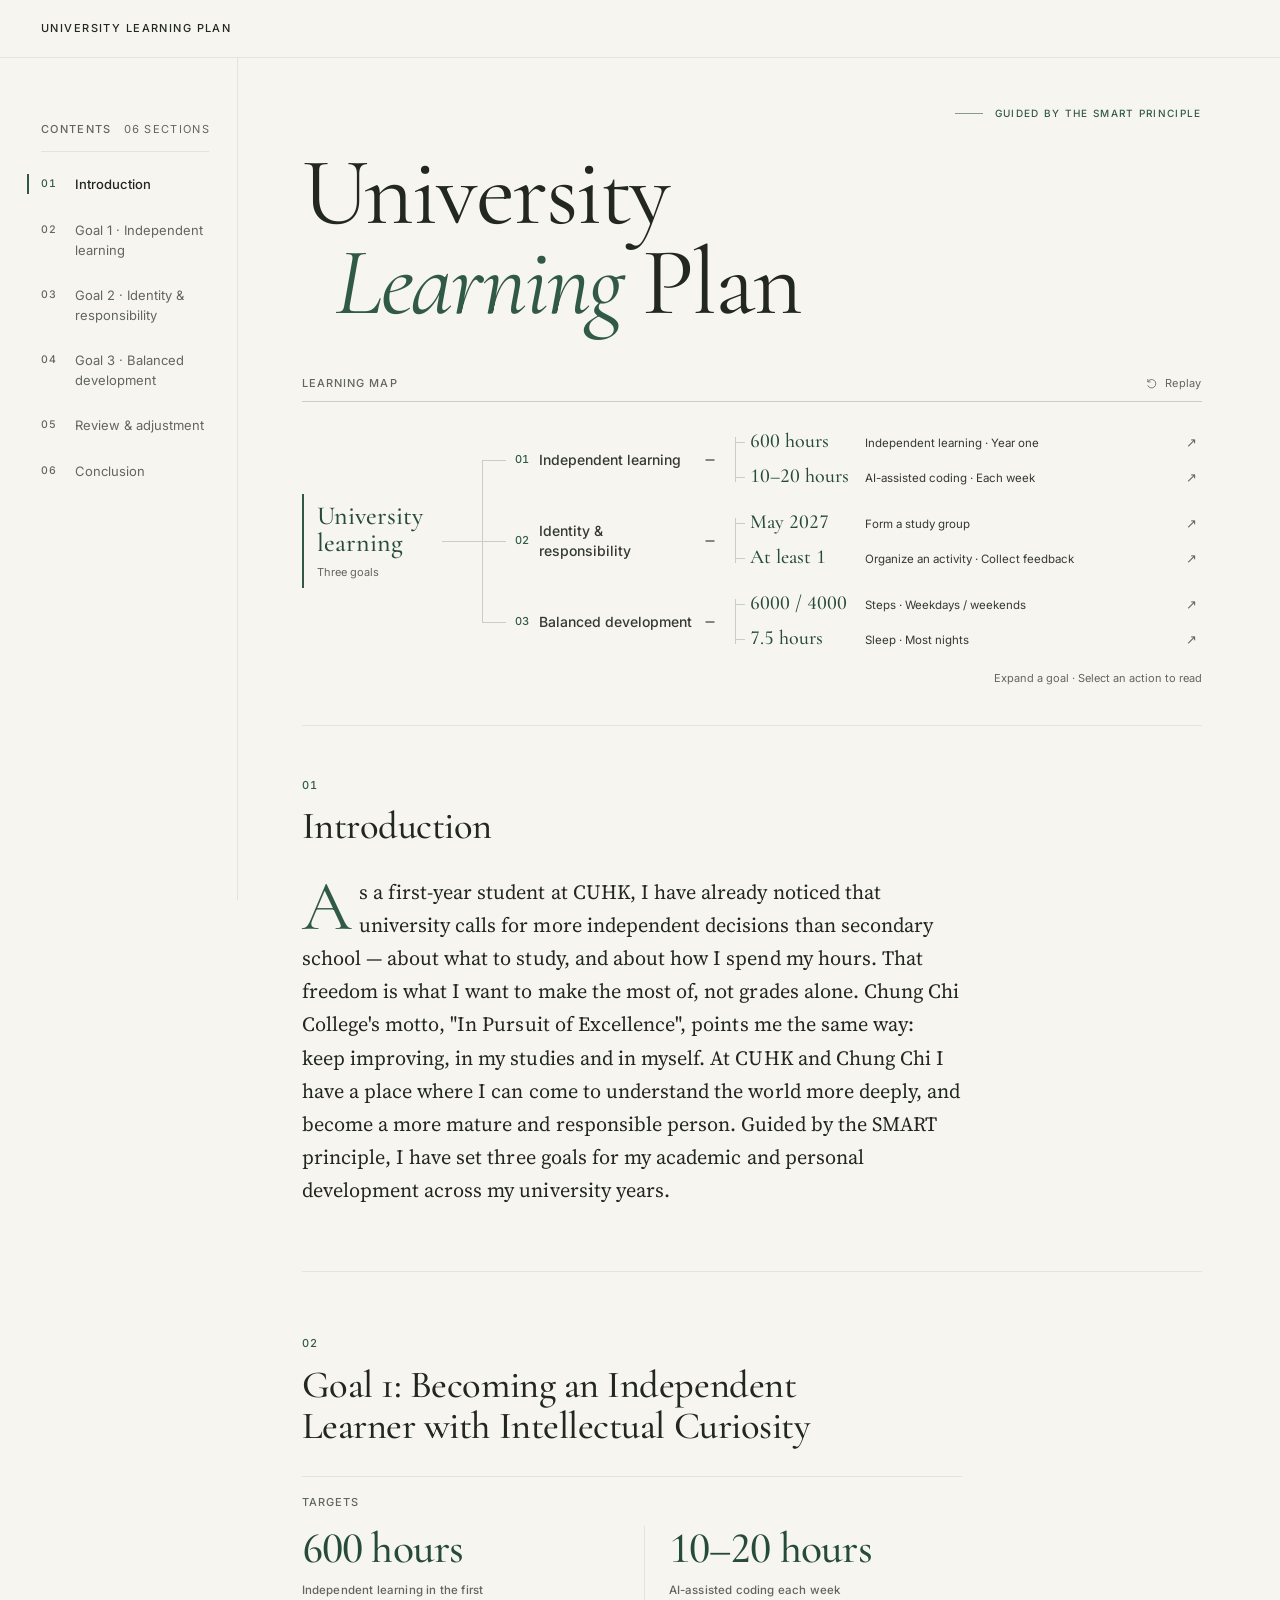
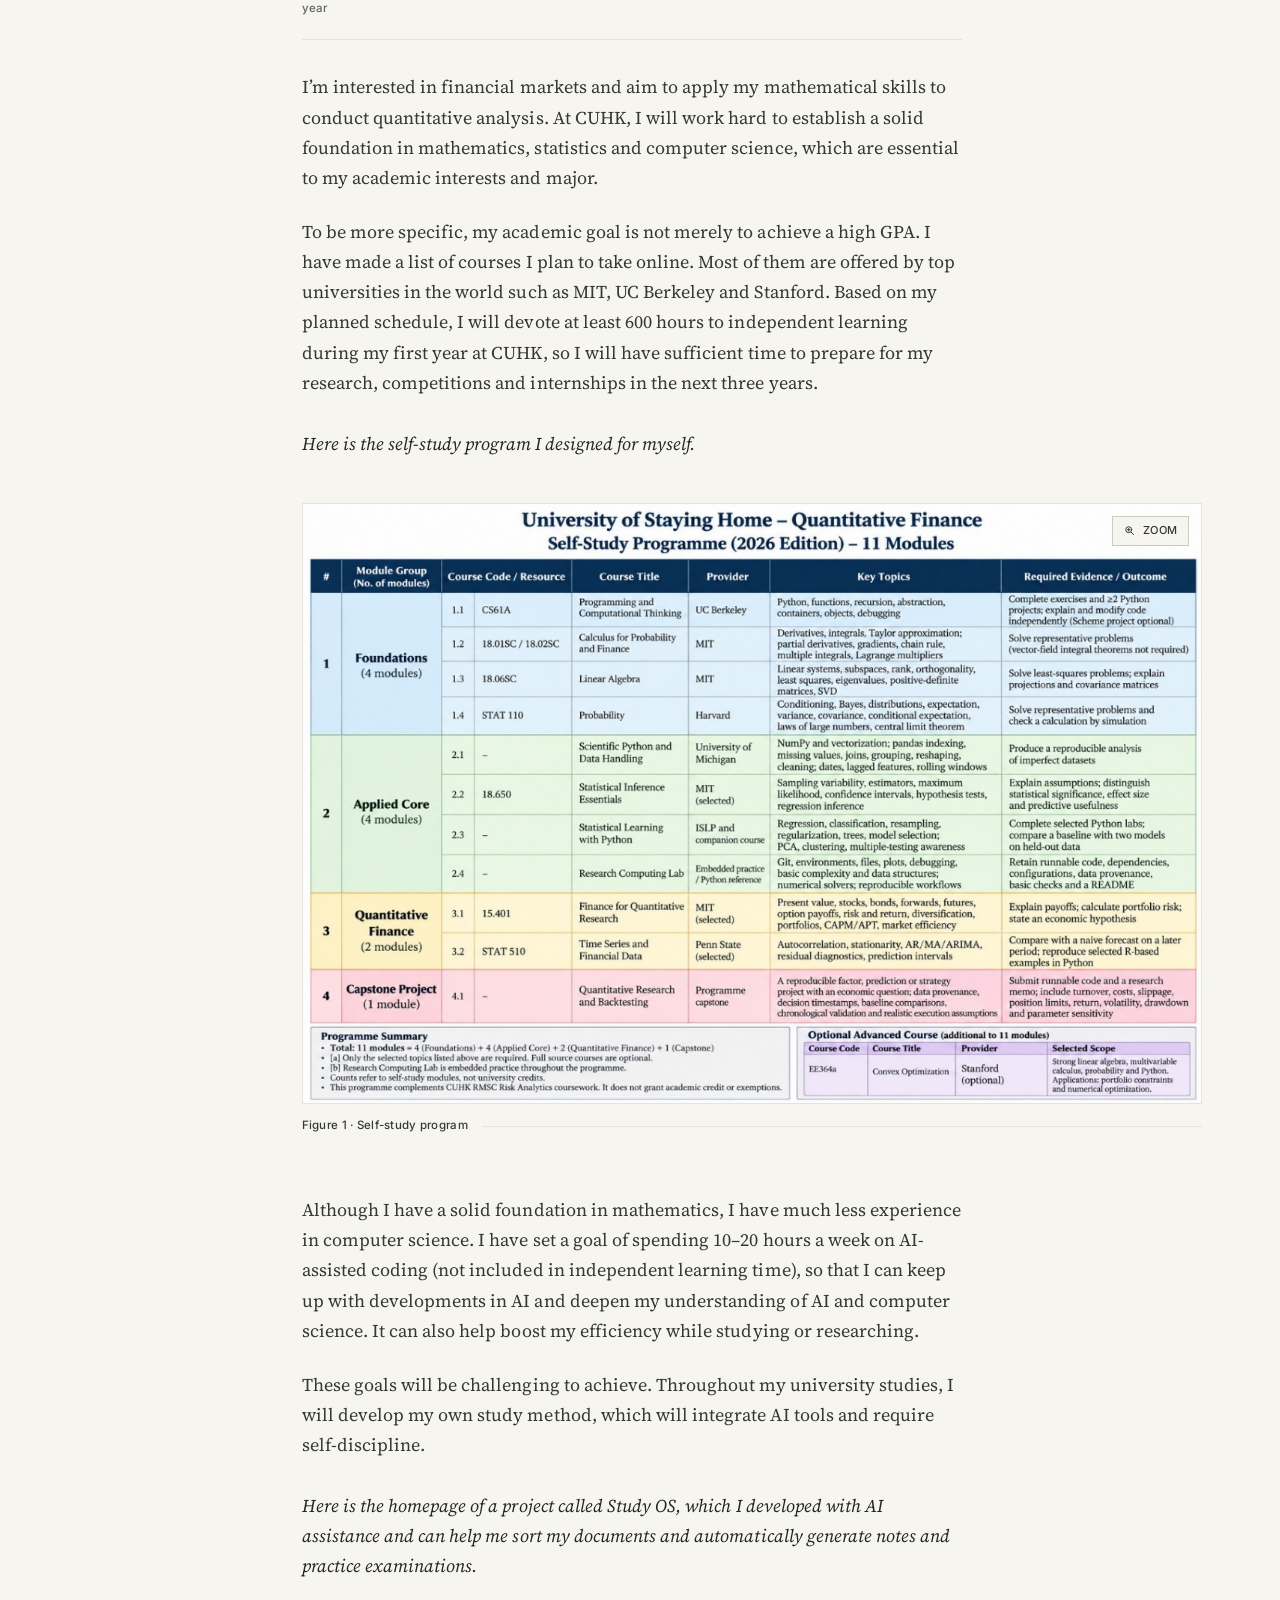
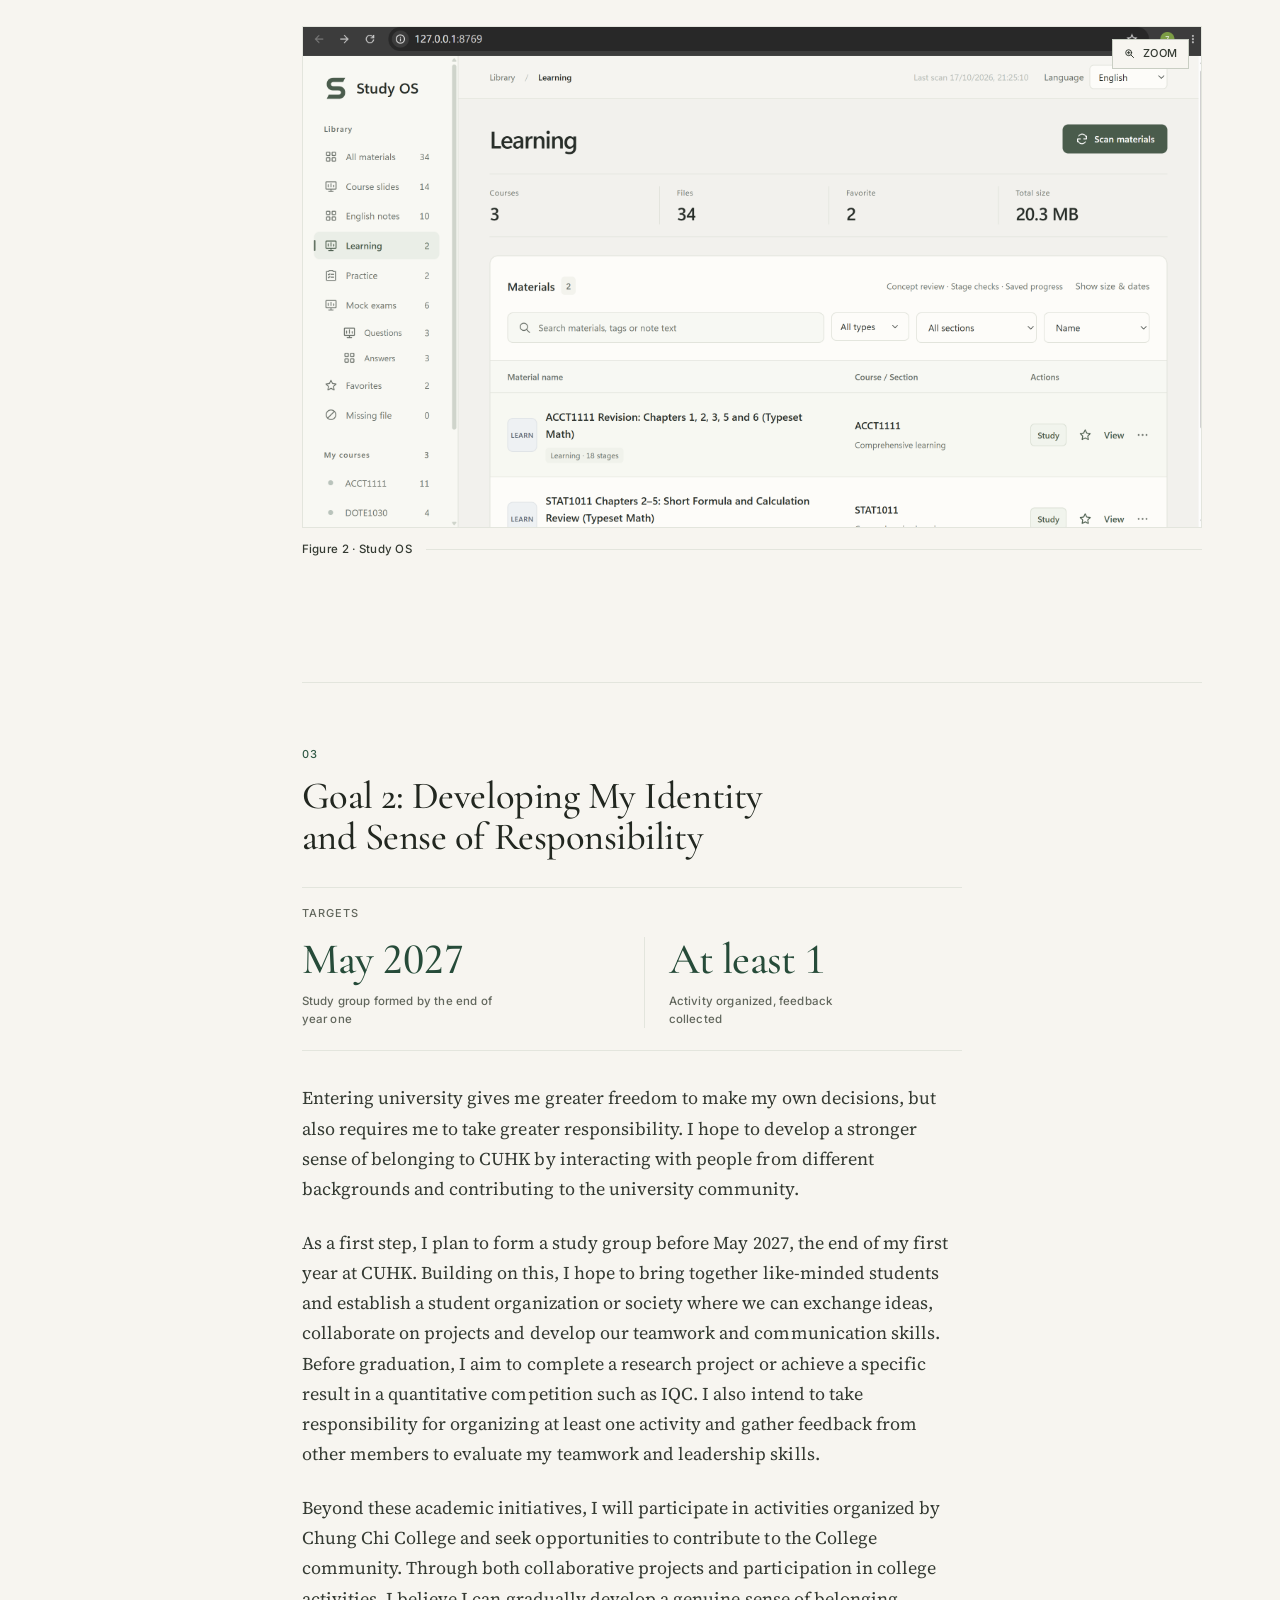
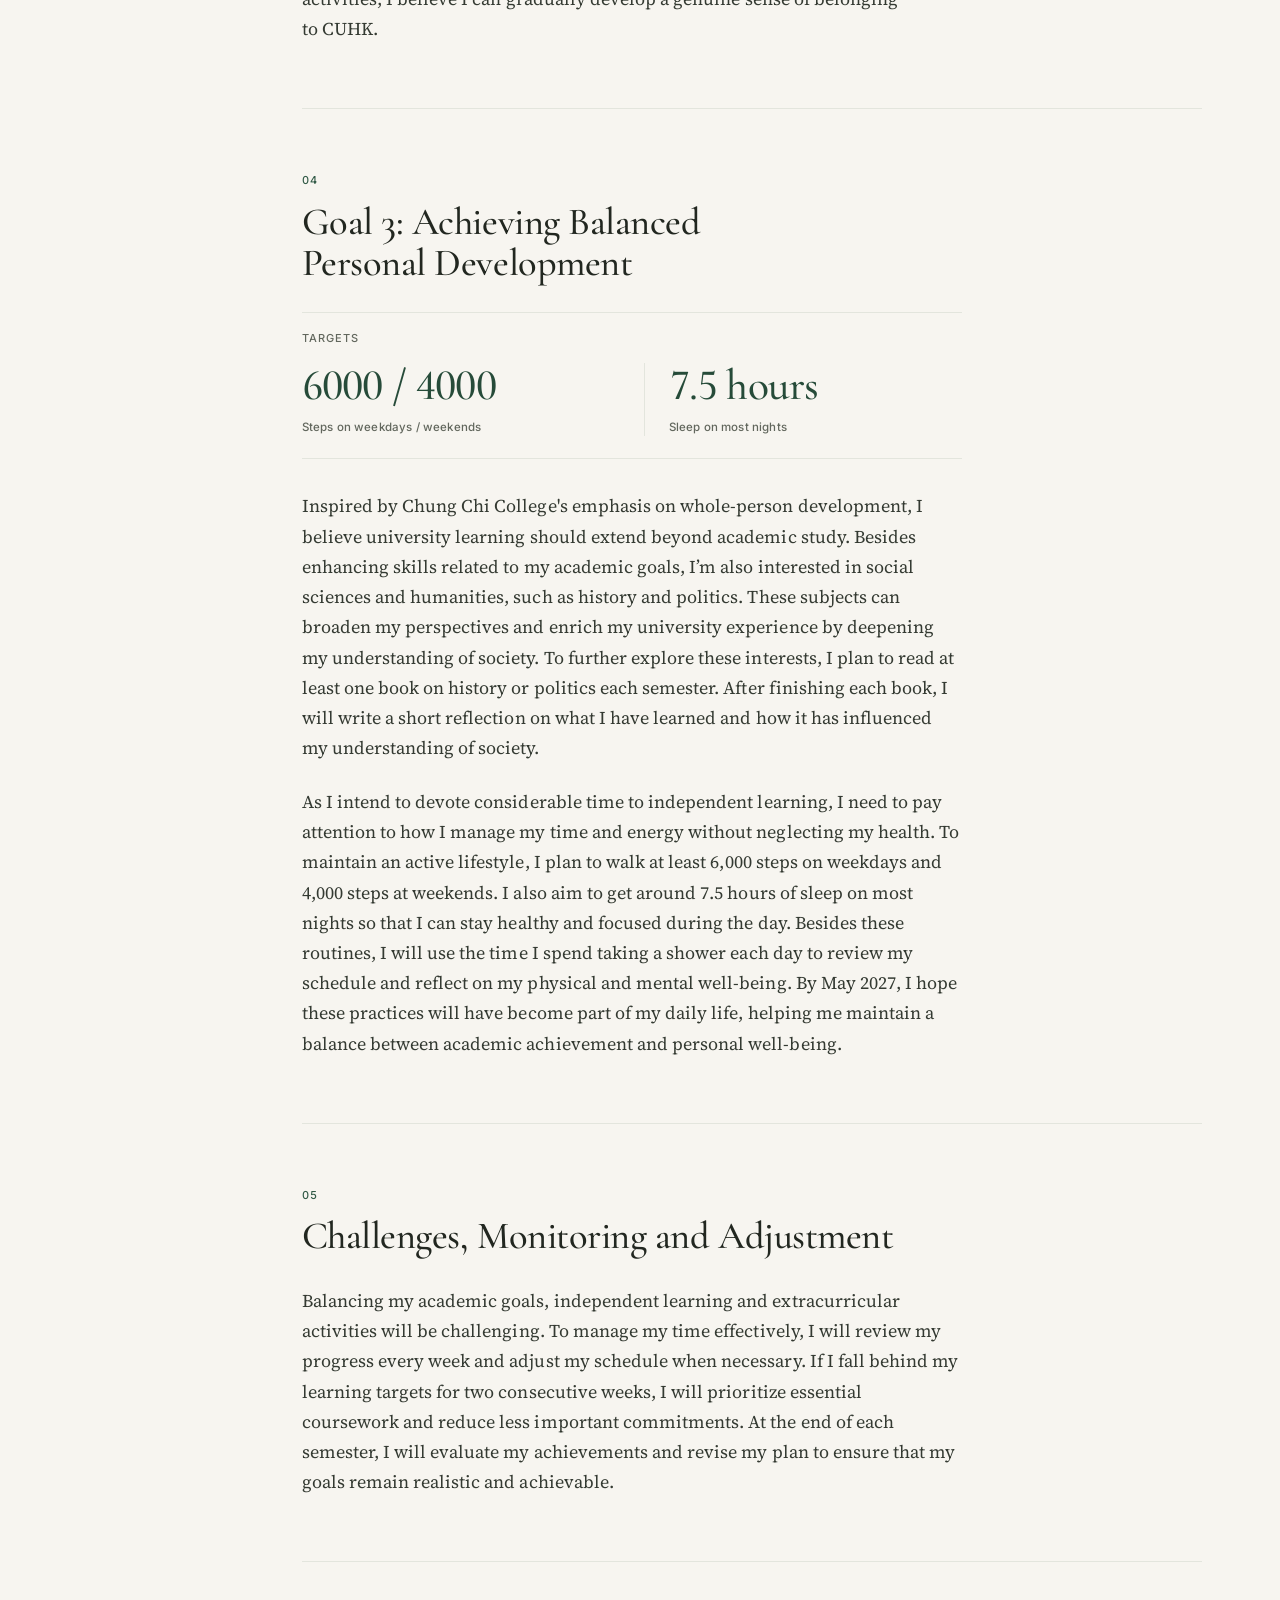
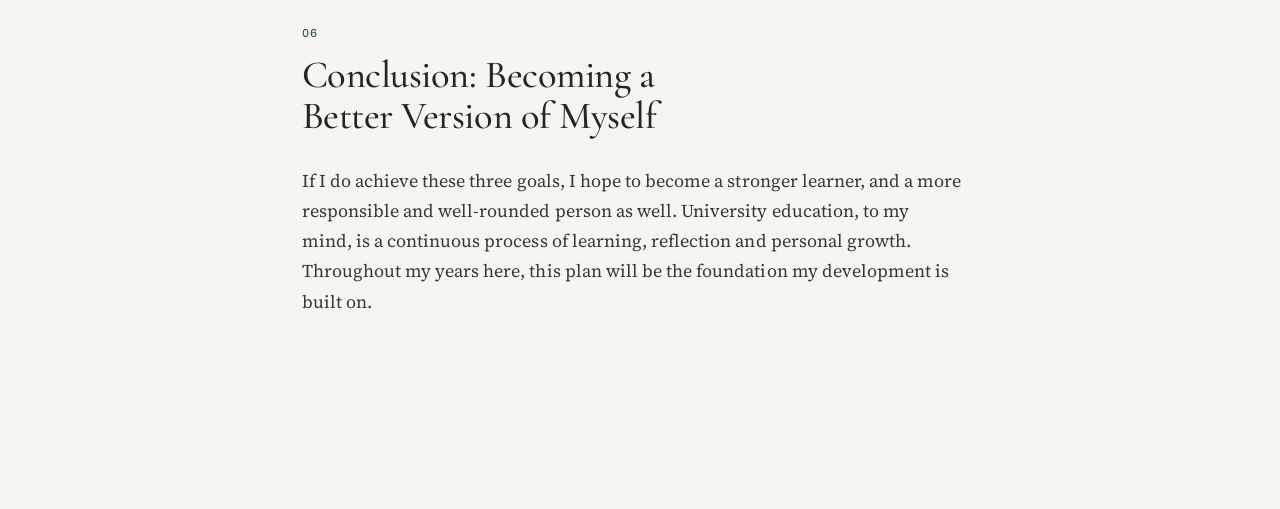
<file: index.html>
<!doctype html>
<html lang="en">
<head>
  <meta charset="utf-8">
  <meta name="viewport" content="width=device-width, initial-scale=1">
  <title>University Learning Plan — Interactive Edition</title>
  <meta name="description" content="An interactive reading of a first-year CUHK university learning plan, guided by the SMART principle.">
  <link rel="icon" href="assets/favicon.svg" type="image/svg+xml">
  <script>
    // File URLs cannot use font preloads (CORS), but the fonts still load via CSS.
    if (location.protocol !== "file:") {
      [
        "assets/fonts/cormorant-garamond-normal.woff2",
        "assets/fonts/cormorant-garamond-italic.woff2",
        "assets/fonts/source-serif-4-normal.woff2",
        "assets/fonts/inter-normal.woff2"
      ].forEach((href) => {
        const preload = document.createElement("link");
        preload.rel = "preload";
        preload.as = "font";
        preload.type = "font/woff2";
        preload.href = href;
        preload.crossOrigin = "anonymous";
        document.head.append(preload);
      });
    }
  </script>
  <link rel="stylesheet" href="assets/styles.css">
  <link rel="stylesheet" href="assets/mindmap.css">
  <script src="assets/app.js" defer></script>
</head>
<body>
  <a class="skip-link" href="#article">Skip to the plan</a>

  <header class="site-header">
    <button class="icon-btn nav-toggle" id="navToggle" type="button" aria-label="Open contents" aria-expanded="false" aria-controls="sidebar">
      <svg viewBox="0 0 24 24" fill="none" stroke="currentColor" stroke-width="1.6" stroke-linecap="round" aria-hidden="true">
        <path d="M4 7h16M4 12h16M4 17h16"/>
      </svg>
    </button>

    <a class="brand" href="#top" aria-label="University Learning Plan, back to top">
      <span class="brand-text">University Learning Plan</span>
    </a>
  </header>

  <div class="nav-scrim" id="navScrim" aria-hidden="true"></div>

  <div class="layout">
    <aside class="sidebar" id="sidebar" aria-label="Contents">
      <div class="sidebar-head">
        <p class="eyebrow">Contents</p>
        <span class="sidebar-count">06 sections</span>
      </div>

      <button class="icon-btn sidebar-close" id="navClose" type="button" aria-label="Close contents">
        <svg viewBox="0 0 24 24" fill="none" stroke="currentColor" stroke-width="1.8" stroke-linecap="round" aria-hidden="true"><path d="m6 6 12 12M18 6 6 18"/></svg>
      </button>

      <nav aria-label="Sections">
        <ol class="nav">
          <li><a href="#introduction"><span class="i">01</span><span>Introduction</span></a></li>
          <li><a href="#goal-1"><span class="i">02</span><span>Goal 1 · Independent learning</span></a></li>
          <li><a href="#goal-2"><span class="i">03</span><span>Goal 2 · Identity &amp; responsibility</span></a></li>
          <li><a href="#goal-3"><span class="i">04</span><span>Goal 3 · Balanced development</span></a></li>
          <li><a href="#challenges"><span class="i">05</span><span>Review &amp; adjustment</span></a></li>
          <li><a href="#conclusion"><span class="i">06</span><span>Conclusion</span></a></li>
        </ol>
      </nav>
    </aside>

    <main class="main">
      <article class="article" id="article">
        <header class="hero" id="top">
          <p class="kicker">Guided by the SMART principle</p>
          <h1 class="hero-title">
            <span class="line">University</span>
            <span class="line line--offset"><em>Learning</em> Plan</span>
          </h1>
          <nav class="mindmap" aria-label="Learning mind map">
            <div class="mindmap-heading">
              <span>Learning map</span>
              <button class="map-replay" type="button" aria-label="Replay mind map animation" hidden>
                <svg viewBox="0 0 20 20" fill="none" stroke="currentColor" stroke-width="1.2" aria-hidden="true"><path d="M4 7a6 6 0 1 1-.1 5M4 3v4h4"/></svg>
                <span>Replay</span>
              </button>
            </div>
            <div class="mindmap-layout">
              <div class="mindmap-root"><span class="root-title">University learning</span><span class="root-caption">Three goals</span></div>
              <div class="mindmap-tree">
                <details class="mindmap-branch" open>
                  <summary><span class="branch-number">01</span><span class="branch-name">Independent learning</span><svg class="branch-toggle" viewBox="0 0 16 16" fill="none" stroke="currentColor" stroke-width="1.2" aria-hidden="true"><path d="M3 8h10"/><path d="M8 3v10"/></svg></summary>
                  <div class="branch-panel">
                  <div class="branch-leaves">
                    <a href="#goal-1"><span class="leaf-value">600 hours</span><span class="leaf-label">Independent learning · Year one</span><span class="leaf-arrow" aria-hidden="true">↗</span></a>
                    <a href="#goal-1"><span class="leaf-value">10–20 hours</span><span class="leaf-label">AI-assisted coding · Each week</span><span class="leaf-arrow" aria-hidden="true">↗</span></a>
                  </div>
                  </div>
                </details>
                <details class="mindmap-branch" open>
                  <summary><span class="branch-number">02</span><span class="branch-name">Identity &amp; responsibility</span><svg class="branch-toggle" viewBox="0 0 16 16" fill="none" stroke="currentColor" stroke-width="1.2" aria-hidden="true"><path d="M3 8h10"/><path d="M8 3v10"/></svg></summary>
                  <div class="branch-panel">
                  <div class="branch-leaves">
                    <a href="#goal-2"><span class="leaf-value">May 2027</span><span class="leaf-label">Form a study group</span><span class="leaf-arrow" aria-hidden="true">↗</span></a>
                    <a href="#goal-2"><span class="leaf-value">At least 1</span><span class="leaf-label">Organize an activity · Collect feedback</span><span class="leaf-arrow" aria-hidden="true">↗</span></a>
                  </div>
                  </div>
                </details>
                <details class="mindmap-branch" open>
                  <summary><span class="branch-number">03</span><span class="branch-name">Balanced development</span><svg class="branch-toggle" viewBox="0 0 16 16" fill="none" stroke="currentColor" stroke-width="1.2" aria-hidden="true"><path d="M3 8h10"/><path d="M8 3v10"/></svg></summary>
                  <div class="branch-panel">
                  <div class="branch-leaves">
                    <a href="#goal-3"><span class="leaf-value">6000 / 4000</span><span class="leaf-label">Steps · Weekdays / weekends</span><span class="leaf-arrow" aria-hidden="true">↗</span></a>
                    <a href="#goal-3"><span class="leaf-value">7.5 hours</span><span class="leaf-label">Sleep · Most nights</span><span class="leaf-arrow" aria-hidden="true">↗</span></a>
                  </div>
                  </div>
                </details>
              </div>
            </div>
            <div class="mindmap-hint">Expand a goal · Select an action to read</div>
          </nav>
        </header>

                <section class="section" id="introduction" aria-labelledby="introduction-title">
          <div class="section-head">
            <span class="num" aria-hidden="true">01</span>
            <h2 id="introduction-title">Introduction</h2>
          </div>
          <p class="lede">As a first-year student at CUHK, I have already noticed that university calls for more independent decisions than secondary school — about what to study, and about how I spend my hours. That freedom is what I want to make the most of, not grades alone. Chung Chi College's motto, "In Pursuit of Excellence", points me the same way: keep improving, in my studies and in myself. At CUHK and Chung Chi I have a place where I can come to understand the world more deeply, and become a more mature and responsible person. Guided by the SMART principle, I have set three goals for my academic and personal development across my university years.</p>
        </section>

        <section class="section" id="goal-1" aria-labelledby="goal-1-title">
          <div class="section-head">
            <span class="num" aria-hidden="true">02</span>
            <h2 id="goal-1-title">Goal 1: Becoming an Independent Learner with Intellectual Curiosity</h2>
          </div>
          <div class="targets">
            <div class="targets-label">Targets</div>
            <div class="target-grid">
            <div class="target">
              <span class="v">600 hours</span>
              <span class="l">Independent learning in the first year</span>
            </div>
            <div class="target">
              <span class="v">10–20 hours</span>
              <span class="l">AI-assisted coding each week</span>
            </div>
            </div>
          </div>
          <p>I’m interested in financial markets and aim to apply my mathematical skills to conduct quantitative analysis. At CUHK, I will work hard to establish a solid foundation in mathematics, statistics and computer science, which are essential to my academic interests and major.</p>
          <p>To be more specific, my academic goal is not merely to achieve a high GPA. I have made a list of courses I plan to take online. Most of them are offered by top universities in the world such as MIT, UC Berkeley and Stanford. Based on my planned schedule, I will devote at least 600 hours to independent learning during my first year at CUHK, so I will have sufficient time to prepare for my research, competitions and internships in the next three years.</p>
          <p class="lead-in">Here is the self-study program I designed for myself.</p>
          <figure class="figure">
            <button class="figure-zoom" type="button" data-src="assets/figure-1.jpg" data-title="Figure 1 · Self-study program" aria-label="Open Figure 1 · Self-study program in the figure viewer">
              <img src="assets/figure-1.jpg" alt="Self-study program table listing eleven modules across foundations, applied core, quantitative finance and a capstone project, with course codes, providers, key topics and required evidence." width="1199" height="800" decoding="async">
              <span class="zoom-chip"><svg viewBox="0 0 24 24" fill="none" stroke="currentColor" stroke-width="1.8" stroke-linecap="round" aria-hidden="true"><circle cx="10.5" cy="10.5" r="5.5"/><path d="m15 15 4.5 4.5M10.5 8v5M8 10.5h5"/></svg>Zoom</span>
            </button>
            <figcaption><span class="cap-label">Figure 1 · Self-study program</span></figcaption>
          </figure>
          <p>Although I have a solid foundation in mathematics, I have much less experience in computer science. I have set a goal of spending 10–20 hours a week on AI-assisted coding (not included in independent learning time), so that I can keep up with developments in AI and deepen my understanding of AI and computer science. It can also help boost my efficiency while studying or researching.</p>
          <p>These goals will be challenging to achieve. Throughout my university studies, I will develop my own study method, which will integrate AI tools and require self-discipline.</p>
          <p class="lead-in">Here is the homepage of a project called Study OS, which I developed with AI assistance and can help me sort my documents and automatically generate notes and practice examinations.</p>
          <figure class="figure">
            <button class="figure-zoom" type="button" data-src="assets/figure-2.png" data-title="Figure 2 · Study OS" aria-label="Open Figure 2 · Study OS in the figure viewer">
              <img src="assets/figure-2.png" alt="Study OS homepage showing a learning library with course materials, filters, study actions and the courses being tracked." width="2536" height="1412" decoding="async">
              <span class="zoom-chip"><svg viewBox="0 0 24 24" fill="none" stroke="currentColor" stroke-width="1.8" stroke-linecap="round" aria-hidden="true"><circle cx="10.5" cy="10.5" r="5.5"/><path d="m15 15 4.5 4.5M10.5 8v5M8 10.5h5"/></svg>Zoom</span>
            </button>
            <figcaption><span class="cap-label">Figure 2 · Study OS</span></figcaption>
          </figure>
        </section>

        <section class="section" id="goal-2" aria-labelledby="goal-2-title">
          <div class="section-head">
            <span class="num" aria-hidden="true">03</span>
            <h2 id="goal-2-title">Goal 2: Developing My Identity and Sense of Responsibility</h2>
          </div>
          <div class="targets">
            <div class="targets-label">Targets</div>
            <div class="target-grid">
            <div class="target">
              <span class="v">May 2027</span>
              <span class="l">Study group formed by the end of year one</span>
            </div>
            <div class="target">
              <span class="v">At least 1</span>
              <span class="l">Activity organized, feedback collected</span>
            </div>
            </div>
          </div>
          <p>Entering university gives me greater freedom to make my own decisions, but also requires me to take greater responsibility. I hope to develop a stronger sense of belonging to CUHK by interacting with people from different backgrounds and contributing to the university community.</p>
          <p>As a first step, I plan to form a study group before May 2027, the end of my first year at CUHK. Building on this, I hope to bring together like-minded students and establish a student organization or society where we can exchange ideas, collaborate on projects and develop our teamwork and communication skills. Before graduation, I aim to complete a research project or achieve a specific result in a quantitative competition such as IQC. I also intend to take responsibility for organizing at least one activity and gather feedback from other members to evaluate my teamwork and leadership skills.</p>
          <p>Beyond these academic initiatives, I will participate in activities organized by Chung Chi College and seek opportunities to contribute to the College community. Through both collaborative projects and participation in college activities, I believe I can gradually develop a genuine sense of belonging to CUHK.</p>
        </section>

        <section class="section" id="goal-3" aria-labelledby="goal-3-title">
          <div class="section-head">
            <span class="num" aria-hidden="true">04</span>
            <h2 id="goal-3-title">Goal 3: Achieving Balanced Personal Development</h2>
          </div>
          <div class="targets">
            <div class="targets-label">Targets</div>
            <div class="target-grid">
            <div class="target">
              <span class="v">6000 / 4000</span>
              <span class="l">Steps on weekdays / weekends</span>
            </div>
            <div class="target">
              <span class="v">7.5 hours</span>
              <span class="l">Sleep on most nights</span>
            </div>
            </div>
          </div>
          <p>Inspired by Chung Chi College's emphasis on whole-person development, I believe university learning should extend beyond academic study. Besides enhancing skills related to my academic goals, I’m also interested in social sciences and humanities, such as history and politics. These subjects can broaden my perspectives and enrich my university experience by deepening my understanding of society. To further explore these interests, I plan to read at least one book on history or politics each semester. After finishing each book, I will write a short reflection on what I have learned and how it has influenced my understanding of society.</p>
          <p>As I intend to devote considerable time to independent learning, I need to pay attention to how I manage my time and energy without neglecting my health. To maintain an active lifestyle, I plan to walk at least 6,000 steps on weekdays and 4,000 steps at weekends. I also aim to get around 7.5 hours of sleep on most nights so that I can stay healthy and focused during the day. Besides these routines, I will use the time I spend taking a shower each day to review my schedule and reflect on my physical and mental well-being. By May 2027, I hope these practices will have become part of my daily life, helping me maintain a balance between academic achievement and personal well-being.</p>
        </section>

        <section class="section" id="challenges" aria-labelledby="challenges-title">
          <div class="section-head">
            <span class="num" aria-hidden="true">05</span>
            <h2 id="challenges-title">Challenges, Monitoring and Adjustment</h2>
          </div>
          <p>Balancing my academic goals, independent learning and extracurricular activities will be challenging. To manage my time effectively, I will review my progress every week and adjust my schedule when necessary. If I fall behind my learning targets for two consecutive weeks, I will prioritize essential coursework and reduce less important commitments. At the end of each semester, I will evaluate my achievements and revise my plan to ensure that my goals remain realistic and achievable.</p>
        </section>

        <section class="section is-closing" id="conclusion" aria-labelledby="conclusion-title">
          <div class="section-head">
            <span class="num" aria-hidden="true">06</span>
            <h2 id="conclusion-title">Conclusion: Becoming a Better Version of Myself</h2>
          </div>
          <p>If I do achieve these three goals, I hope to become a stronger learner, and a more responsible and well-rounded person as well. University education, to my mind, is a continuous process of learning, reflection and personal growth. Throughout my years here, this plan will be the foundation my development is built on.</p>
        </section>
      </article>
    </main>
  </div>

  <button class="to-top" id="toTop" type="button" aria-label="Back to top" title="Back to top">
    <svg viewBox="0 0 24 24" fill="none" stroke="currentColor" stroke-width="1.8" stroke-linecap="round" stroke-linejoin="round" aria-hidden="true">
      <path d="M12 19V5M6 11l6-6 6 6"/>
    </svg>
  </button>

  <dialog class="lightbox" id="lightbox" aria-label="Figure viewer">
    <div class="lb-bar">
      <span class="lb-title" id="lbTitle">Figure</span>
      <div class="lb-tools">
        <button class="icon-btn" id="lbZoomOut" type="button" aria-label="Zoom out" title="Zoom out">
          <svg viewBox="0 0 24 24" fill="none" stroke="currentColor" stroke-width="1.9" stroke-linecap="round" aria-hidden="true"><path d="M5 12h14"/></svg>
        </button>
        <span class="lb-scale" id="lbScale" aria-live="off">100%</span>
        <button class="icon-btn" id="lbZoomIn" type="button" aria-label="Zoom in" title="Zoom in">
          <svg viewBox="0 0 24 24" fill="none" stroke="currentColor" stroke-width="1.9" stroke-linecap="round" aria-hidden="true"><path d="M12 5v14M5 12h14"/></svg>
        </button>
        <button class="icon-btn" id="lbReset" type="button" aria-label="Reset zoom" title="Reset zoom">
          <svg viewBox="0 0 24 24" fill="none" stroke="currentColor" stroke-width="1.7" stroke-linecap="round" stroke-linejoin="round" aria-hidden="true">
            <path d="M4.5 10a7.5 7.5 0 1 1 2 6.4"/>
            <path d="M4 5v5h5"/>
          </svg>
        </button>
        <button class="icon-btn" id="lbClose" type="button" aria-label="Close viewer" title="Close (Esc)" autofocus>
          <svg viewBox="0 0 24 24" fill="none" stroke="currentColor" stroke-width="1.9" stroke-linecap="round" aria-hidden="true"><path d="m6 6 12 12M18 6 6 18"/></svg>
        </button>
      </div>
    </div>

    <div class="lb-stage" id="lbStage">
      <img id="lbImage" alt="Figure preview">
    </div>

    <div class="lb-foot">
      <span>Drag to pan · Scroll to zoom · Double-click to toggle zoom</span>
      <span><kbd>Esc</kbd> to close</span>
    </div>
  </dialog>
</body>
</html>
</file>
<file: assets/styles.css>
/* ==========================================================================
   University Learning Plan — editorial edition
   A quiet, typographic reading room for a first-year CUHK learning plan.
   ========================================================================== */

/* ---------- typefaces (self-hosted, latin subset, variable weight) ---------- */
@font-face {
  font-family: "Cormorant Garamond";
  src: url("fonts/cormorant-garamond-normal.woff2") format("woff2");
  font-weight: 300 700;
  font-style: normal;
  font-display: swap;
  unicode-range: U+0000-00FF, U+0131, U+0152-0153, U+02BB-02BC, U+02C6,
    U+02DA, U+02DC, U+0304, U+0308, U+0329, U+2000-206F, U+20AC, U+2122,
    U+2191, U+2193, U+2212, U+2215, U+FEFF, U+FFFD;
}

@font-face {
  font-family: "Cormorant Garamond";
  src: url("fonts/cormorant-garamond-italic.woff2") format("woff2");
  font-weight: 300 700;
  font-style: italic;
  font-display: swap;
  unicode-range: U+0000-00FF, U+0131, U+0152-0153, U+02BB-02BC, U+02C6,
    U+02DA, U+02DC, U+0304, U+0308, U+0329, U+2000-206F, U+20AC, U+2122,
    U+2191, U+2193, U+2212, U+2215, U+FEFF, U+FFFD;
}

@font-face {
  font-family: "Source Serif 4";
  src: url("fonts/source-serif-4-normal.woff2") format("woff2");
  font-weight: 300 700;
  font-style: normal;
  font-display: swap;
  unicode-range: U+0000-00FF, U+0131, U+0152-0153, U+02BB-02BC, U+02C6,
    U+02DA, U+02DC, U+0304, U+0308, U+0329, U+2000-206F, U+20AC, U+2122,
    U+2191, U+2193, U+2212, U+2215, U+FEFF, U+FFFD;
}

@font-face {
  font-family: "Source Serif 4";
  src: url("fonts/source-serif-4-italic.woff2") format("woff2");
  font-weight: 300 700;
  font-style: italic;
  font-display: swap;
  unicode-range: U+0000-00FF, U+0131, U+0152-0153, U+02BB-02BC, U+02C6,
    U+02DA, U+02DC, U+0304, U+0308, U+0329, U+2000-206F, U+20AC, U+2122,
    U+2191, U+2193, U+2212, U+2215, U+FEFF, U+FFFD;
}

@font-face {
  font-family: "Inter";
  src: url("fonts/inter-normal.woff2") format("woff2");
  font-weight: 400 700;
  font-style: normal;
  font-display: swap;
  unicode-range: U+0000-00FF, U+0131, U+0152-0153, U+02BB-02BC, U+02C6,
    U+02DA, U+02DC, U+0304, U+0308, U+0329, U+2000-206F, U+20AC, U+2122,
    U+2191, U+2193, U+2212, U+2215, U+FEFF, U+FFFD;
}

/* ---------- design tokens ---------- */
:root {
  color-scheme: light;

  --bg: #f7f5f0;
  --ink: #222720;
  --ink-soft: #343a32;
  --muted: #62675d;
  --line: #e3e5dd;
  --line-strong: #c9cec3;
  --accent: #315a46;
  --accent-ink: #264b39;
  --accent-soft: #e9ede5;
  --scrim: rgba(31, 37, 29, 0.36);
  --lightbox-bg: #121611;
  --lightbox-ink: #f1eee6;

  --serif-display: "Cormorant Garamond", "Iowan Old Style",
    "Palatino Linotype", "Book Antiqua", Georgia, "Times New Roman", serif;
  --serif-body: "Source Serif 4", "Source Serif Pro", Charter,
    "Bitstream Charter", "Iowan Old Style", "Palatino Linotype", Georgia,
    "Times New Roman", serif;
  --sans: "Inter", "Segoe UI", "Helvetica Neue", Helvetica, Arial, sans-serif;

  --header-h: 58px;
  --rail: 264px;
  --maxw: 1480px;
  --measure: 660px;
  --figure-max: 900px;
  --gutter: clamp(22px, 3.2vw, 48px);
  --ease: cubic-bezier(0.22, 0.68, 0.24, 1);
}

/* ---------- base ---------- */
*,
*::before,
*::after {
  box-sizing: border-box;
}

html {
  scroll-behavior: smooth;
  scrollbar-gutter: stable;
  -webkit-text-size-adjust: 100%;
}

body {
  margin: 0;
  padding-top: var(--header-h);
  background: var(--bg);
  color: var(--ink);
  font-family: var(--sans);
  font-size: 16px;
  line-height: 1.6;
  -webkit-font-smoothing: antialiased;
  -moz-osx-font-smoothing: grayscale;
  text-rendering: optimizeLegibility;
}

body:has(dialog[open]) {
  overflow: hidden;
}

::selection {
  background: var(--accent);
  color: var(--bg);
}

a {
  color: inherit;
  text-decoration-thickness: 0.06em;
  text-underline-offset: 0.18em;
}

button {
  margin: 0;
  padding: 0;
  border: 0;
  background: none;
  color: inherit;
  font: inherit;
  cursor: pointer;
}

img {
  display: block;
  max-width: 100%;
  height: auto;
}

svg {
  display: block;
}

:focus-visible {
  outline: 2px solid var(--accent);
  outline-offset: 3px;
}

.sr-only {
  position: absolute;
  width: 1px;
  height: 1px;
  padding: 0;
  margin: -1px;
  overflow: hidden;
  clip: rect(0 0 0 0);
  white-space: nowrap;
  border: 0;
}

.skip-link {
  position: fixed;
  top: 10px;
  left: 10px;
  z-index: 300;
  padding: 10px 16px;
  transform: translateY(-180%);
  background: var(--ink);
  color: var(--bg);
  font-family: var(--sans);
  font-size: 11px;
  font-weight: 500;
  letter-spacing: 0.08em;
  text-decoration: none;
  text-transform: uppercase;
  transition: transform 0.18s var(--ease);
}

.skip-link:focus-visible {
  transform: translateY(0);
}

/* ---------- masthead ---------- */
.site-header {
  position: fixed;
  inset: 0 0 auto;
  z-index: 80;
  display: flex;
  align-items: center;
  gap: 8px;
  height: var(--header-h);
  padding-inline: calc(max(0px, (100vw - var(--maxw)) / 2) + var(--gutter));
  background: var(--bg);
  border-bottom: 1px solid var(--line);
}

.brand {
  display: inline-flex;
  align-items: center;
  min-width: 0;
  min-height: 44px;
  color: var(--ink);
  text-decoration: none;
}

.brand-text {
  overflow: hidden;
  font-family: var(--sans);
  font-size: 10px;
  font-weight: 500;
  line-height: 1.5;
  letter-spacing: 0.16em;
  text-transform: uppercase;
  white-space: nowrap;
  text-overflow: ellipsis;
  transition: color 0.18s var(--ease);
}

.brand:hover .brand-text,
.brand:focus-visible .brand-text {
  color: var(--accent);
}

.icon-btn {
  display: inline-grid;
  place-items: center;
  width: 40px;
  height: 40px;
  flex: 0 0 auto;
  color: var(--ink-soft);
  transition: color 0.16s var(--ease), background-color 0.16s var(--ease);
}

.icon-btn:hover {
  background: var(--accent-soft);
  color: var(--accent-ink);
}

.icon-btn svg {
  width: 18px;
  height: 18px;
}

.nav-toggle {
  display: none;
  margin-left: -10px;
}

/* ---------- page frame ---------- */
.layout {
  display: grid;
  grid-template-columns: var(--rail) minmax(0, 1fr);
  min-height: calc(100vh - var(--header-h));
  min-height: calc(100dvh - var(--header-h));
  max-width: var(--maxw);
  margin-inline: auto;
}

/* ---------- contents rail ---------- */
.sidebar {
  position: sticky;
  top: var(--header-h);
  align-self: start;
  display: flex;
  flex-direction: column;
  gap: 0;
  height: calc(100vh - var(--header-h));
  height: calc(100dvh - var(--header-h));
  padding: clamp(40px, 5vw, 72px) 28px 32px var(--gutter);
  border-right: 1px solid var(--line);
  overflow-y: auto;
  overscroll-behavior: contain;
  scrollbar-width: thin;
  scrollbar-color: var(--line-strong) transparent;
}

.sidebar-head {
  display: flex;
  align-items: baseline;
  justify-content: space-between;
  gap: 12px;
  margin-bottom: 10px;
  padding-bottom: 14px;
  border-bottom: 1px solid var(--line);
}

.eyebrow {
  margin: 0;
  color: var(--muted);
  font-family: var(--sans);
  font-size: 9.5px;
  font-weight: 500;
  line-height: 1.4;
  letter-spacing: 0.2em;
  text-transform: uppercase;
}

.sidebar-count {
  flex: 0 0 auto;
  color: var(--muted);
  font-family: var(--sans);
  font-size: 9.5px;
  font-weight: 400;
  line-height: 1.4;
  letter-spacing: 0.12em;
  text-transform: uppercase;
  font-variant-numeric: tabular-nums;
}

.sidebar-close {
  display: none;
}

.nav {
  display: flex;
  flex-direction: column;
  margin: 0;
  padding: 0;
  list-style: none;
}

.nav li + li {
  border-top: 1px solid transparent;
}

.nav a::before {
  content: "";
  position: absolute;
  top: 12px;
  bottom: 12px;
  left: 0;
  width: 1px;
  background: var(--accent);
  opacity: 0;
  pointer-events: none;
  transition: opacity 0.18s var(--ease);
}

.nav a {
  position: relative;
  display: grid;
  grid-template-columns: 24px minmax(0, 1fr);
  gap: 10px;
  align-items: start;
  margin-left: -14px;
  padding: 12px 0 12px 14px;
  min-height: 44px;
  color: var(--muted);
  font-family: var(--sans);
  font-size: 12px;
  font-weight: 400;
  line-height: 1.55;
  text-decoration: none;
  transition: color 0.18s var(--ease);
}

.nav a .i {
  color: var(--muted);
  font-size: 9.5px;
  font-weight: 500;
  line-height: 1.95;
  letter-spacing: 0.1em;
  font-variant-numeric: tabular-nums;
  transition: color 0.18s var(--ease);
}

.nav a:hover,
.nav a:focus-visible {
  color: var(--ink);
}

.nav a:hover .i,
.nav a:focus-visible .i {
  color: var(--accent);
}

.nav a[aria-current="true"] {
  color: var(--ink);
  font-weight: 500;
}

.nav a[aria-current="true"] .i {
  color: var(--accent);
  font-weight: 500;
}

.nav a[aria-current="true"]::before {
  opacity: 1;
}

/* ---------- article shell ---------- */
.main {
  min-width: 0;
}

.article {
  width: 100%;
  max-width: calc(var(--figure-max) + (var(--gutter) * 2));
  margin-inline: auto;
  padding: 0 var(--gutter) clamp(88px, 10vw, 140px);
}

/* ---------- cover ---------- */
.hero {
  display: grid;
  grid-template-columns: minmax(0, 1fr) auto;
  align-items: start;
  padding-block: clamp(64px, 7.8vw, 104px) clamp(46px, 5.8vw, 76px);
  border-bottom: 1px solid var(--line);
}

.kicker {
  grid-column: 2;
  grid-row: 1;
  display: inline-flex;
  align-items: center;
  gap: 12px;
  margin: 3px 0 0 clamp(24px, 5vw, 72px);
  color: var(--accent);
  font-family: var(--sans);
  font-size: 9.5px;
  font-weight: 500;
  line-height: 1.4;
  letter-spacing: 0.2em;
  text-transform: uppercase;
  white-space: nowrap;
}

.kicker::before {
  content: "";
  width: 28px;
  height: 1px;
  flex: 0 0 auto;
  background: currentColor;
  opacity: 0.58;
}

.hero-title {
  grid-column: 1 / -1;
  grid-row: 2;
  max-width: 100%;
  margin: clamp(42px, 5.8vw, 64px) 0 0;
  color: var(--ink);
  font-family: var(--serif-display);
  font-size: clamp(58px, 8.4vw, 124px);
  font-weight: 400;
  line-height: 0.92;
  letter-spacing: -0.022em;
}

.hero-title .line {
  display: block;
}

.hero-title .line--offset {
  padding-left: 0.62em;
}

.hero-title em {
  color: var(--accent);
  font-style: italic;
  font-weight: 400;
}

/* ---------- sections ---------- */
.section {
  padding-block: clamp(64px, 6.4vw, 92px);
  border-bottom: 1px solid var(--line);
  scroll-margin-top: calc(var(--header-h) + 28px);
}

.section:first-of-type {
  padding-top: clamp(54px, 5.8vw, 76px);
}

.section:last-of-type {
  border-bottom: 0;
}

.section-head {
  max-width: var(--measure);
  margin: 0 0 clamp(26px, 3.2vw, 34px);
}

.section-head .num {
  display: block;
  margin: 0 0 13px;
  color: var(--accent);
  font-family: var(--sans);
  font-size: 9.5px;
  font-weight: 500;
  line-height: 1.4;
  letter-spacing: 0.2em;
  font-variant-numeric: tabular-nums;
}

.section-head h2 {
  margin: 0;
  color: var(--ink);
  font-family: var(--serif-display);
  font-size: clamp(30px, 3vw, 40px);
  font-weight: 500;
  line-height: 1.08;
  letter-spacing: -0.012em;
  text-wrap: balance;
}

.section p {
  max-width: var(--measure);
  margin: 0 0 1.3em;
  color: var(--ink-soft);
  font-family: var(--serif-body);
  font-size: clamp(18px, 1.28vw, 18.5px);
  font-weight: 400;
  line-height: 1.68;
  letter-spacing: 0.002em;
  font-optical-sizing: auto;
  text-wrap: pretty;
}

.section p:last-child {
  margin-bottom: 0;
}

.section p.lede {
  margin-bottom: 0;
  color: var(--ink);
  font-size: clamp(19.5px, 1.58vw, 21px);
  line-height: 1.64;
}

.section p.lede::first-letter {
  float: left;
  margin: 0.08em 0.1em 0 0;
  color: var(--accent);
  font-family: var(--serif-display);
  font-size: 3.5em;
  font-weight: 400;
  line-height: 0.74;
}

.section p.lead-in {
  margin-top: 1.7em;
  color: var(--ink);
  font-style: italic;
}

/* ---------- figures ---------- */
.figure {
  width: 100%;
  max-width: var(--figure-max);
  margin: clamp(30px, 4vw, 44px) 0 clamp(42px, 5.4vw, 60px);
}

.figure-zoom {
  position: relative;
  display: block;
  width: 100%;
  padding: 0;
  overflow: hidden;
  background: var(--bg);
  border: 1px solid var(--line);
  border-radius: 0;
  cursor: zoom-in;
  transition: border-color 0.2s var(--ease);
}

.figure-zoom:hover {
  border-color: var(--line-strong);
}

.figure-zoom img {
  width: 100%;
  height: auto;
}

.zoom-chip {
  position: absolute;
  top: 12px;
  right: 12px;
  display: inline-flex;
  align-items: center;
  gap: 7px;
  height: 30px;
  padding: 0 10px;
  background: var(--bg);
  border: 1px solid var(--line-strong);
  color: var(--ink-soft);
  font-family: var(--sans);
  font-size: 9px;
  font-weight: 500;
  line-height: 1;
  letter-spacing: 0.14em;
  text-transform: uppercase;
  opacity: 0;
  transition: opacity 0.18s var(--ease);
}

.zoom-chip svg {
  width: 13px;
  height: 13px;
}

.figure-zoom:hover .zoom-chip,
.figure-zoom:focus-visible .zoom-chip {
  opacity: 1;
}

.figure figcaption {
  display: flex;
  flex-wrap: wrap;
  align-items: baseline;
  gap: 6px 16px;
  margin-top: 13px;
  color: var(--muted);
  font-family: var(--sans);
  font-size: 9.5px;
  font-weight: 500;
  line-height: 1.55;
  letter-spacing: 0.13em;
  text-transform: uppercase;
}

.figure figcaption .cap-label {
  color: var(--ink-soft);
}

/* ---------- targets: annual-report figures, not cards ---------- */
.targets {
  max-width: var(--measure);
  margin-top: clamp(52px, 6vw, 70px);
}

.targets-label {
  display: flex;
  align-items: center;
  gap: 16px;
  margin-bottom: 24px;
  color: var(--muted);
  font-family: var(--sans);
  font-size: 9.5px;
  font-weight: 500;
  line-height: 1.4;
  letter-spacing: 0.2em;
  text-transform: uppercase;
}

.targets-label::after {
  content: "";
  flex: 1;
  height: 1px;
  background: var(--line);
}

.target-grid {
  display: grid;
  grid-template-columns: repeat(2, minmax(0, 1fr));
  column-gap: 40px;
  align-items: start;
}

.target {
  min-width: 0;
  padding: 0;
  border: 0;
  background: none;
}

.target + .target {
  padding-left: 40px;
  border-left: 1px solid var(--line);
}

.target .v {
  display: block;
  color: var(--accent-ink);
  font-family: var(--serif-display);
  font-size: clamp(40px, 4vw, 54px);
  font-weight: 500;
  line-height: 0.96;
  letter-spacing: -0.018em;
  font-variant-numeric: lining-nums tabular-nums;
  text-wrap: balance;
}

.target .l {
  display: block;
  max-width: 26ch;
  margin-top: 14px;
  color: var(--muted);
  font-family: var(--sans);
  font-size: 9.5px;
  font-weight: 500;
  line-height: 1.6;
  letter-spacing: 0.12em;
  text-transform: uppercase;
}

/* ---------- back to top ---------- */
.to-top {
  position: fixed;
  right: 24px;
  bottom: 24px;
  z-index: 55;
  display: grid;
  place-items: center;
  width: 44px;
  height: 44px;
  background: var(--bg);
  border: 1px solid var(--line);
  border-radius: 0;
  color: var(--accent-ink);
  opacity: 0;
  visibility: hidden;
  transform: translateY(8px);
  transition: opacity 0.2s var(--ease), transform 0.2s var(--ease),
    visibility 0.2s, background-color 0.16s var(--ease),
    border-color 0.16s var(--ease);
}

.to-top.show {
  opacity: 1;
  visibility: visible;
  transform: none;
}

.to-top:hover {
  background: var(--accent);
  border-color: var(--accent);
  color: var(--bg);
}

.to-top svg {
  width: 16px;
  height: 16px;
}

/* ---------- figure viewer ---------- */
dialog {
  color: var(--ink);
}

dialog::backdrop {
  background: var(--scrim);
}

dialog.lightbox {
  position: fixed;
  inset: 0;
  width: 100vw;
  max-width: none;
  height: 100vh;
  height: 100dvh;
  max-height: none;
  margin: 0;
  padding: 0;
  overflow: hidden;
  background: var(--lightbox-bg);
  border: 0;
  color: var(--lightbox-ink);
}

dialog.lightbox[open] {
  display: flex;
  flex-direction: column;
}

.lb-bar {
  display: flex;
  align-items: center;
  gap: 16px;
  min-height: 60px;
  padding: 10px clamp(14px, 3vw, 28px);
  border-bottom: 1px solid rgba(241, 238, 230, 0.14);
  background: var(--lightbox-bg);
}

.lb-title {
  min-width: 0;
  overflow: hidden;
  color: rgba(241, 238, 230, 0.76);
  font-family: var(--sans);
  font-size: 9.5px;
  font-weight: 500;
  line-height: 1.5;
  letter-spacing: 0.16em;
  text-transform: uppercase;
  white-space: nowrap;
  text-overflow: ellipsis;
}

.lb-tools {
  display: flex;
  align-items: center;
  gap: 4px;
  margin-left: auto;
}

.lb-tools .icon-btn {
  width: 38px;
  height: 38px;
  color: rgba(241, 238, 230, 0.78);
}

.lb-tools .icon-btn:hover {
  background: rgba(241, 238, 230, 0.1);
  color: #fff;
}

.lb-scale {
  min-width: 48px;
  color: rgba(241, 238, 230, 0.6);
  font-family: var(--sans);
  font-size: 10px;
  font-weight: 400;
  letter-spacing: 0.06em;
  text-align: center;
  font-variant-numeric: tabular-nums;
}

.lb-stage {
  display: grid;
  flex: 1 1 auto;
  place-items: center;
  overflow: hidden;
  padding: clamp(16px, 3vw, 34px);
  touch-action: none;
  cursor: zoom-in;
}

.lb-stage.can-pan {
  cursor: grab;
}

.lb-stage.dragging {
  cursor: grabbing;
}

.lb-stage img {
  width: auto;
  height: auto;
  max-width: 100%;
  max-height: calc(100vh - 152px);
  max-height: calc(100dvh - 152px);
  object-fit: contain;
  user-select: none;
  -webkit-user-drag: none;
  transform-origin: center center;
  will-change: transform;
}

.lb-foot {
  display: flex;
  justify-content: space-between;
  gap: 10px 24px;
  flex-wrap: wrap;
  padding: 11px clamp(14px, 3vw, 28px);
  border-top: 1px solid rgba(241, 238, 230, 0.12);
  color: rgba(241, 238, 230, 0.48);
  font-family: var(--sans);
  font-size: 9.5px;
  font-weight: 400;
  line-height: 1.6;
  letter-spacing: 0.05em;
}

.lb-foot kbd {
  padding: 2px 5px;
  border: 1px solid rgba(241, 238, 230, 0.22);
  border-radius: 0;
  font-family: var(--sans);
  font-size: 9px;
}

.lightbox :focus-visible {
  outline-color: var(--lightbox-ink);
}

/* ---------- responsive: tablet and drawer navigation ---------- */
@media screen and (max-width: 1280px) {
  :root {
    --rail: 238px;
  }
}

@media screen and (max-width: 1120px) {
  .nav-toggle {
    display: inline-grid;
    width: 44px;
    height: 44px;
    margin-left: -12px;
  }

  .layout {
    display: block;
  }

  .sidebar {
    position: fixed;
    inset: var(--header-h) auto 0 0;
    z-index: 76;
    width: min(360px, 88vw);
    height: calc(100vh - var(--header-h));
    height: calc(100dvh - var(--header-h));
    padding: 30px 24px 36px;
    visibility: hidden;
    background: var(--bg);
    border-right: 1px solid var(--line);
    box-shadow: 20px 0 60px -34px rgba(20, 26, 19, 0.35);
    transform: translateX(-102%);
    transition: transform 0.28s var(--ease), visibility 0s linear 0.28s;
  }

  body.nav-open .sidebar {
    visibility: visible;
    transform: none;
    transition: transform 0.28s var(--ease), visibility 0s;
  }

  body.nav-open {
    overflow: hidden;
  }

  .sidebar-head {
    padding-right: 44px;
  }

  .sidebar-close {
    position: absolute;
    top: 22px;
    right: 18px;
    z-index: 2;
    display: inline-grid;
    width: 44px;
    height: 44px;
  }

  .nav a {
    min-height: 44px;
    padding-block: 12px;
  }

  .nav a::before {
    top: 14px;
    bottom: 14px;
  }

  .nav-scrim {
    position: fixed;
    inset: var(--header-h) 0 0;
    z-index: 75;
    background: var(--scrim);
    opacity: 0;
    visibility: hidden;
    transition: opacity 0.24s var(--ease), visibility 0s linear 0.24s;
  }

  body.nav-open .nav-scrim {
    opacity: 1;
    visibility: visible;
    transition: opacity 0.24s var(--ease), visibility 0s;
  }

  .article {
    padding-top: 0;
  }
}

@media screen and (min-width: 1121px) {
  .nav-scrim {
    display: none;
  }
}

/* ---------- responsive: small tablet and phone ---------- */
@media screen and (max-width: 760px) {
  :root {
    --header-h: 54px;
    --measure: 100%;
  }

  .site-header {
    gap: 6px;
    padding-inline: 18px;
  }

  .article {
    padding-inline: clamp(20px, 5.4vw, 34px);
    padding-bottom: 86px;
  }

  .hero {
    display: block;
    padding-block: 46px 42px;
  }

  .kicker {
    margin: 0;
  }

  .hero-title {
    margin-top: 30px;
    font-size: clamp(49px, 13.9vw, 64px);
    line-height: 0.94;
  }

  .hero-title .line--offset {
    padding-left: 0.32em;
  }

  .section {
    padding-block: 50px 54px;
    scroll-margin-top: calc(var(--header-h) + 20px);
  }

  .section:first-of-type {
    padding-top: 44px;
  }

  .section-head {
    margin-bottom: 24px;
  }

  .section-head .num {
    margin-bottom: 11px;
    font-size: 9px;
  }

  .section-head h2 {
    font-size: clamp(27px, 4.4vw, 31px);
    line-height: 1.12;
  }

  .section p {
    font-size: 17.5px;
    line-height: 1.68;
    margin-bottom: 1.25em;
  }

  .section p.lede {
    font-size: 19px;
    line-height: 1.66;
  }

  .section p.lede::first-letter {
    font-size: 3.25em;
  }

  .figure {
    margin: 28px 0 38px;
  }

  .figure-zoom {
    padding-top: 29px;
    overflow: visible;
    border: 0;
    background: transparent;
  }

  .figure-zoom:hover {
    border-color: transparent;
  }

  .figure-zoom img {
    border: 1px solid var(--line);
  }

  .zoom-chip {
    top: 0;
    right: 0;
    height: 23px;
    padding: 0;
    border: 0;
    background: transparent;
    color: var(--muted);
    font-size: 8.5px;
    opacity: 1;
  }

  .figure figcaption {
    margin-top: 11px;
    font-size: 9px;
    letter-spacing: 0.11em;
  }

  .targets {
    margin-top: 44px;
  }

  .targets-label {
    margin-bottom: 20px;
  }

  .target-grid {
    grid-template-columns: minmax(0, 1fr);
    row-gap: 24px;
  }

  .target + .target {
    padding-top: 24px;
    padding-left: 0;
    border-top: 1px solid var(--line);
    border-left: 0;
  }

  .target .v {
    font-size: 42px;
  }

  .target .l {
    max-width: 32ch;
    margin-top: 10px;
  }

  .to-top {
    right: 16px;
    bottom: 16px;
    width: 44px;
    height: 44px;
  }

  .lb-bar {
    min-height: 56px;
    gap: 10px;
  }

  .lb-tools .icon-btn {
    width: 44px;
    height: 44px;
  }

  .lb-foot {
    gap: 4px 18px;
  }
}

/* On touch devices wider than a phone, keep the zoom affordance outside the image. */
@media screen and (hover: none) and (min-width: 761px) {
  .figure-zoom {
    padding-top: 29px;
    overflow: visible;
    border: 0;
    background: transparent;
  }

  .figure-zoom:hover {
    border-color: transparent;
  }

  .figure-zoom img {
    border: 1px solid var(--line);
  }

  .zoom-chip {
    top: 0;
    right: 0;
    height: 23px;
    padding: 0;
    border: 0;
    background: transparent;
    color: var(--muted);
    font-size: 8.5px;
    opacity: 1;
  }
}

@media screen and (max-width: 520px) {
  .hero {
    padding-block: 40px 36px;
  }

  .kicker {
    gap: 9px;
    font-size: 8.5px;
    letter-spacing: 0.17em;
    white-space: normal;
  }

  .kicker::before {
    width: 20px;
  }

  .hero-title {
    margin-top: 26px;
    line-height: 0.95;
    letter-spacing: -0.018em;
  }

  .section {
    padding-block: 42px 46px;
  }

  .section:first-of-type {
    padding-top: 38px;
  }

  .section-head {
    margin-bottom: 22px;
  }

  .section-head h2 {
    font-size: 25px;
    line-height: 1.15;
  }

  .section p {
    font-size: 17.25px;
    line-height: 1.68;
  }

  .section p.lede {
    font-size: 18.5px;
    line-height: 1.66;
  }

  .section p.lede::first-letter {
    font-size: 3.1em;
  }

  .figure {
    margin-block: 26px 34px;
  }

  .targets {
    margin-top: 38px;
  }

  .target .v {
    font-size: 40px;
  }

  .lb-tools {
    gap: 2px;
  }

  .lb-scale {
    min-width: 40px;
    font-size: 9.5px;
  }

  .lb-title {
    font-size: 9px;
  }

  .lb-foot {
    font-size: 9px;
  }
}

/* ---------- motion and contrast preferences ---------- */
@media (prefers-reduced-motion: reduce) {
  html {
    scroll-behavior: auto;
  }

  *,
  *::before,
  *::after {
    animation-duration: 0.001ms !important;
    animation-iteration-count: 1 !important;
    transition-duration: 0.001ms !important;
    scroll-behavior: auto !important;
  }
}

@media (prefers-contrast: more) {
  :root {
    --muted: #454a40;
    --line: #b9beb4;
    --line-strong: #8f948a;
  }

  .section p {
    color: var(--ink);
  }

  .zoom-chip,
  .figure-zoom {
    border-color: var(--line-strong);
  }
}

/* ---------- print ---------- */
@page {
  size: A4;
  margin: 16mm 15mm;
}

@media print {
  :root {
    --header-h: 0px;
    --gutter: 0px;
    --measure: none;
  }

  html {
    scrollbar-gutter: auto;
  }

  body {
    padding: 0;
    background: #fff;
    color: #111;
    font-size: 11.5pt;
  }

  .site-header,
  .sidebar,
  .nav-scrim,
  .to-top,
  dialog,
  .zoom-chip,
  .skip-link {
    display: none !important;
  }

  a {
    color: #111;
    text-decoration: none;
  }

  .layout {
    display: block;
    max-width: none;
  }

  .article {
    max-width: 42em;
    margin: 0 auto;
    padding: 0;
  }

  .hero {
    display: block;
    padding: 0 0 16pt;
    border-bottom: 0.5pt solid #999;
  }

  .kicker {
    margin: 0;
    color: #315a46;
    font-size: 8pt;
  }

  .kicker::before {
    width: 20pt;
  }

  .hero-title {
    margin-top: 12pt;
    font-size: 34pt;
    line-height: 1;
    color: #111;
  }

  .hero-title .line--offset {
    padding-left: 0.5em;
  }

  .hero-title em {
    color: #315a46;
  }

  .section {
    padding: 18pt 0;
    border-bottom: 0.5pt solid #ccc;
  }

  .section-head {
    max-width: none;
    margin-bottom: 10pt;
    break-inside: avoid;
    break-after: avoid;
  }

  .section-head .num {
    margin-bottom: 5pt;
    color: #315a46;
    font-size: 8pt;
  }

  .section-head h2 {
    max-width: none;
    color: #111;
    font-size: 20pt;
    line-height: 1.12;
  }

  .section p {
    max-width: none;
    margin-bottom: 8pt;
    color: #222;
    font-size: 11.5pt;
    line-height: 1.58;
    orphans: 3;
    widows: 3;
  }

  .section p.lead-in {
    break-after: avoid;
    page-break-after: avoid;
  }

  .section p.lede {
    font-size: 12.5pt;
    line-height: 1.55;
  }

  .section p.lede::first-letter {
    color: #315a46;
  }

  .figure {
    width: 100%;
    max-width: 100%;
    margin: 12pt 0;
    break-inside: avoid;
  }

  .figure-zoom {
    border: 0.5pt solid #bbb;
  }

  .figure-zoom img {
    width: auto;
    max-width: 100%;
    max-height: 115mm;
    margin: 0 auto;
  }

  .figure figcaption {
    margin-top: 5pt;
    color: #555;
    font-size: 8pt;
  }

  .targets {
    max-width: none;
    margin-top: 14pt;
    break-inside: avoid;
  }

  .targets-label {
    margin-bottom: 9pt;
    color: #555;
  }

  .target-grid {
    column-gap: 18pt;
  }

  .target {
    break-inside: avoid;
  }

  .target + .target {
    padding-left: 18pt;
    border-left: 0.5pt solid #ccc;
  }

  .target .v {
    color: #111;
    font-size: 22pt;
  }

  .target .l {
    color: #555;
    font-size: 7.5pt;
  }
}
</file>
<file: assets/mindmap.css>
/* The cover diagram is a reading aid, with native expandable branches. */
.hero {
  grid-template-columns: minmax(0, 1fr) auto;
  padding-block: 48px 38px;
  scroll-margin-top: var(--header-h);
}
.hero .kicker {
  grid-column: 2;
  grid-row: 1;
  margin: 0;
  font-size: 10px;
  letter-spacing: 0.13em;
}
.hero .hero-title {
  grid-column: 1 / -1;
  grid-row: 2;
  margin-top: 28px;
  font-size: clamp(66px, 7.5vw, 104px);
  line-height: 0.94;
}
.hero-title .line--offset { padding-left: 0.35em; }

.mindmap { grid-column: 1 / -1; grid-row: 3; min-width: 0; margin-top: 38px; }
.mindmap-heading {
  display: flex;
  align-items: center;
  justify-content: space-between;
  min-height: 35px;
  border-bottom: 1px solid var(--line-strong);
  color: var(--muted);
  font: 500 11px/1.4 var(--sans);
  letter-spacing: 0.1em;
  text-transform: uppercase;
}
.map-replay {
  display: inline-flex;
  align-items: center;
  gap: 6px;
  min-height: 35px;
  padding-inline: 9px;
  margin-right: -9px;
  color: var(--muted);
  font: 400 11px/1.4 var(--sans);
  letter-spacing: 0.02em;
  transition: color 180ms, background-color 180ms;
}
.map-replay[hidden] { display: none; }
.map-replay svg { width: 14px; height: 14px; }
.map-replay:hover { background: var(--accent-soft); color: var(--accent); }
.map-replay:active svg { transform: rotate(-25deg); }
.mindmap-layout { display: grid; grid-template-columns: 140px minmax(0, 1fr); gap: 40px; align-items: center; padding-top: 22px; }
.mindmap-root { position: relative; padding: 8px 0 8px 13px; border-left: 2px solid var(--accent); }
.mindmap-root::after { content: ""; position: absolute; left: 100%; top: 50%; width: 40px; height: 1px; background: var(--line-strong); transform-origin: left; }
.root-title { display: block; color: var(--accent-ink); font: 500 26px/1.04 var(--serif-display); }
.root-caption { display: block; margin-top: 9px; color: var(--muted); font: 400 11px/1.4 var(--sans); }
.mindmap-tree { position: relative; display: grid; gap: 10px; padding-left: 24px; }
.mindmap-branch { --branch-anchor: 50%; --branch-line: var(--line-strong); position: relative; min-height: 60px; }
.mindmap-branch::before { content: ""; position: absolute; left: -24px; top: var(--branch-anchor); width: 24px; height: 1px; background: var(--branch-line); transform-origin: left; transition: background-color 180ms; }
.mindmap-branch::after { content: ""; position: absolute; left: -24px; top: 0; bottom: -10px; width: 1px; background: var(--line-strong); transform-origin: top; }
.mindmap-branch:first-child::after { top: var(--branch-anchor); }
.mindmap-branch:last-child::after { bottom: auto; height: var(--branch-anchor); }
.mindmap-branch summary {
  position: absolute;
  top: 0;
  bottom: 0;
  left: 0;
  display: flex;
  align-items: center;
  gap: 10px;
  width: 220px;
  min-height: 60px;
  padding: 10px 9px;
  color: var(--ink-soft);
  list-style: none;
  cursor: pointer;
  transition: background-color 180ms, color 180ms;
}
.mindmap-branch summary::-webkit-details-marker { display: none; }
.mindmap-branch:not([open]) summary { position: relative; }
.branch-number { flex: 0 0 auto; color: var(--accent); font: 500 11px/1.4 var(--sans); font-variant-numeric: tabular-nums; }
.branch-name { font: 500 14px/1.45 var(--sans); }
.branch-toggle { flex: 0 0 auto; width: 14px; height: 14px; margin-left: auto; color: var(--muted); }
.branch-toggle path:last-child { transform-origin: 8px 8px; transition: transform 200ms var(--ease); }
.mindmap-branch[open]:not(.is-collapsing) .branch-toggle path:last-child { transform: rotate(90deg); }
.mindmap-branch summary:hover { color: var(--accent-ink); background: var(--accent-soft); }
.mindmap-branch summary:active { background: #dde5d9; }
.mindmap-branch:is(:hover, :focus-within) { --branch-line: var(--accent); }
.branch-panel { margin-left: 229px; overflow: hidden; }
.branch-leaves { position: relative; display: grid; align-content: center; gap: 5px; min-height: 70px; padding: 3px 0 3px 15px; }
.branch-leaves::before { content: ""; position: absolute; left: 0; top: 13px; bottom: 13px; width: 1px; background: var(--branch-line); transform-origin: top; transition: background-color 180ms, transform 280ms var(--ease); }
.branch-leaves a { position: relative; display: flex; align-items: baseline; gap: 11px; min-height: 30px; padding: 3px 5px 3px 0; color: var(--ink-soft); text-decoration: none; transition: color 180ms, background-color 180ms; }
.branch-leaves a::before { content: ""; position: absolute; top: 50%; left: -15px; width: 10px; height: 1px; background: var(--branch-line); transform-origin: left; transition: background-color 180ms, transform 280ms var(--ease); }
.mindmap-branch.is-collapsing .branch-leaves::before { transform: scaleY(0); }
.mindmap-branch.is-collapsing .branch-leaves a::before { transform: scaleX(0); }
.leaf-value { flex: 0 0 104px; color: var(--accent-ink); font: 500 20px/1.1 var(--serif-display); font-variant-numeric: lining-nums tabular-nums; }
.leaf-label { font: 400 11.5px/1.5 var(--sans); }
.leaf-arrow { margin-left: auto; color: var(--muted); font-size: 13px; transition: color 180ms, transform 180ms; }
.branch-leaves a:is(:hover, :focus-visible) { color: var(--accent); background: rgba(49, 90, 70, 0.045); }
.branch-leaves a:is(:hover, :focus-visible) .leaf-arrow { color: var(--accent); transform: translate(2px, -2px); }
.mindmap-hint { margin-top: 13px; color: var(--muted); font: 400 11px/1.5 var(--sans); text-align: right; }

/* Consistent reading rhythm and supporting typography. */
.section { padding-block: clamp(50px, 5vw, 70px); }
.section:first-of-type { padding-top: 52px; }
.section-head { margin-bottom: 28px; }
.section-head .num, .eyebrow, .sidebar-count { font-size: 11px; letter-spacing: 0.12em; }
.brand-text { font-size: 11px; letter-spacing: 0.13em; }
.nav a { font-size: 13px; line-height: 1.55; transition: color 160ms, background-color 160ms; }
.nav a .i { font-size: 10.5px; line-height: 1.9; }
.nav a:hover { background: rgba(49, 90, 70, 0.045); }
.nav a:active { background: var(--accent-soft); }
.targets { margin: 0 0 32px; padding-block: 18px 22px; border-block: 1px solid var(--line); }
.targets-label { margin-bottom: 16px; font-size: 11px; letter-spacing: 0.1em; }
.targets-label::after { display: none; }
.target-grid { column-gap: 24px; }
.target + .target { padding-left: 24px; }
.target .v { font-size: clamp(38px, 3.4vw, 46px); line-height: 1.05; }
.target .l { max-width: 29ch; margin-top: 10px; font-size: 11.5px; line-height: 1.55; letter-spacing: 0.015em; text-transform: none; }
.figure figcaption { align-items: center; gap: 14px; margin-top: 13px; font-size: 11.5px; letter-spacing: 0.025em; text-transform: none; }
.figure figcaption::after { content: ""; flex: 1; height: 1px; background: var(--line); }
.figure-zoom { transition: border-color 180ms, box-shadow 180ms; }
.figure-zoom:is(:hover, :focus-visible) { border-color: #8c9e8e; box-shadow: 0 4px 18px -10px rgba(34, 39, 32, 0.25); }
.zoom-chip { opacity: 1; font-size: 11px; letter-spacing: 0.04em; }
.figure-zoom:active .zoom-chip { background: var(--accent); color: var(--bg); }
.lb-title, .lb-foot, .lb-scale { font-size: 11px; letter-spacing: 0.04em; }
.lb-tools .icon-btn:disabled { opacity: 0.3; cursor: default; background: transparent; transform: none; }
.icon-btn, .to-top { transition: color 160ms, background-color 160ms, border-color 160ms, transform 160ms, opacity 200ms, visibility 200ms; }
.icon-btn:active, .to-top:active { transform: translateY(1px); }
.section[tabindex="-1"]:focus { outline: none; }
.section[tabindex="-1"]:focus-visible .section-head .num { text-decoration: underline; text-decoration-thickness: 2px; text-underline-offset: 6px; }
.nav { position: relative; }
.nav.has-marker::before { content: ""; position: absolute; left: -14px; top: 0; width: 2px; height: var(--marker-height, 20px); background: var(--accent); transform: translateY(var(--marker-top, 12px)); transition: transform 240ms var(--ease), height 240ms var(--ease); pointer-events: none; }
.nav.has-marker a::before { display: none; }

@media (prefers-reduced-motion: no-preference) {
  .mindmap.is-entering .mindmap-root { animation: map-node 500ms var(--ease) backwards; }
  .mindmap.is-entering .mindmap-root::after { animation: map-line 500ms var(--ease) backwards; }
  .mindmap.is-entering .mindmap-branch::after { animation: map-trunk 600ms var(--ease) 100ms backwards; }
  .mindmap.is-entering .mindmap-branch { animation: map-node 500ms var(--ease) backwards; }
  .mindmap.is-entering .mindmap-branch::before { animation: map-line 500ms var(--ease) backwards; }
  .mindmap.is-entering .mindmap-branch:nth-child(1) { animation-delay: 150ms; }
  .mindmap.is-entering .mindmap-branch:nth-child(2) { animation-delay: 240ms; }
  .mindmap.is-entering .mindmap-branch:nth-child(3) { animation-delay: 330ms; }
  .mindmap-branch:not(.has-motion)[open] .branch-leaves { animation: map-leaves 230ms var(--ease); }
  .mindmap-branch.is-expanding .branch-leaves::before { animation: map-trunk 280ms var(--ease); }
  .mindmap-branch.is-expanding .branch-leaves a::before { animation: map-line 280ms var(--ease); }
  .section.is-destination .section-head .num { animation: destination-mark 1400ms ease-out; }
  .section.is-destination .section-head h2 { animation: destination-title 850ms ease-out; }
  @keyframes map-node { from { opacity: 0; transform: translateX(-7px); } to { opacity: 1; transform: none; } }
  @keyframes map-line { from { transform: scaleX(0); } to { transform: scaleX(1); } }
  @keyframes map-trunk { from { transform: scaleY(0); } to { transform: scaleY(1); } }
  @keyframes map-leaves { from { opacity: 0; transform: translateX(-5px); } to { opacity: 1; transform: none; } }
  @keyframes destination-mark { 0%, 35% { color: var(--accent); box-shadow: -9px 0 0 0 var(--accent); } 100% { box-shadow: -9px 0 0 0 transparent; } }
  @keyframes destination-title { from { color: var(--accent); } to { color: var(--ink); } }
}

@media (prefers-reduced-motion: reduce) {
  .map-replay { display: none; }
}

@media screen and (max-width: 1000px) {
  .mindmap-layout { grid-template-columns: 115px minmax(0, 1fr); gap: 30px; }
  .mindmap-root::after { width: 30px; }
  .root-title { font-size: 24px; }
  .mindmap-branch summary { width: 190px; }
  .branch-name { font-size: 13px; }
  .branch-panel { margin-left: 195px; }
  .leaf-value { flex-basis: 92px; font-size: 18px; }
}

@media screen and (max-width: 760px) {
  .hero { display: grid; grid-template-columns: minmax(0, 1fr); padding-block: 36px 28px; }
  .hero .kicker { grid-column: 1; grid-row: 1; font-size: 9px; white-space: normal; }
  .hero .hero-title { margin-top: 24px; font-size: clamp(49px, 13.5vw, 76px); line-height: 0.96; }
  .hero-title .line--offset { padding-left: 0.22em; }
  .mindmap { margin-top: 28px; }
  .mindmap-layout { display: block; padding-top: 17px; }
  .mindmap-root { width: max-content; max-width: 100%; padding: 2px 0 2px 12px; margin-bottom: 12px; }
  .root-title { font-size: 24px; }
  .root-caption { display: none; }
  .mindmap-root::after { display: none; }
  .mindmap-tree { gap: 0; padding-left: 21px; margin-left: 1px; }
  .mindmap-branch { --branch-anchor: 24px; min-height: 48px; }
  .mindmap-branch::before { left: -21px; width: 21px; }
  .mindmap-branch::after { left: -21px; bottom: 0; }
  .mindmap-branch summary { position: relative; width: 100%; min-height: 48px; padding: 6px 7px; gap: 10px; }
  .branch-name { font-size: 13px; }
  .branch-panel { margin-left: 27px; }
  .branch-leaves { min-height: 0; margin: 0 0 12px; padding: 2px 0 5px 12px; gap: 5px; }
  .branch-leaves::before { top: 0; bottom: 0; }
  .branch-leaves a { flex-wrap: wrap; gap: 2px 8px; min-height: 44px; padding-block: 5px; }
  .branch-leaves a::before { left: -12px; width: 8px; }
  .leaf-value { flex: 1 0 calc(100% - 24px); font-size: 21px; }
  .leaf-label { order: 3; flex-basis: 100%; }
  .leaf-arrow { align-self: center; margin-left: 0; }
  .mindmap-hint { margin-top: 8px; font-size: 10.5px; text-align: left; }
  .section { padding-block: 40px 44px; }
  .section:first-of-type { padding-top: 38px; }
  .section-head { margin-bottom: 24px; }
  .targets { margin-bottom: 26px; padding-block: 15px 17px; }
  .target-grid { grid-template-columns: repeat(2, minmax(0, 1fr)); gap: 18px; }
  .target + .target { padding: 0 0 0 18px; border-top: 0; border-left: 1px solid var(--line); }
  .target .v { font-size: clamp(26px, 7vw, 40px); }
  .target .l { font-size: 11px; margin-top: 8px; }
  .figure figcaption, .zoom-chip { font-size: 11px; }
  .lb-title { font-size: 10px; }
  .lb-foot { font-size: 10px; }
}
</file>
